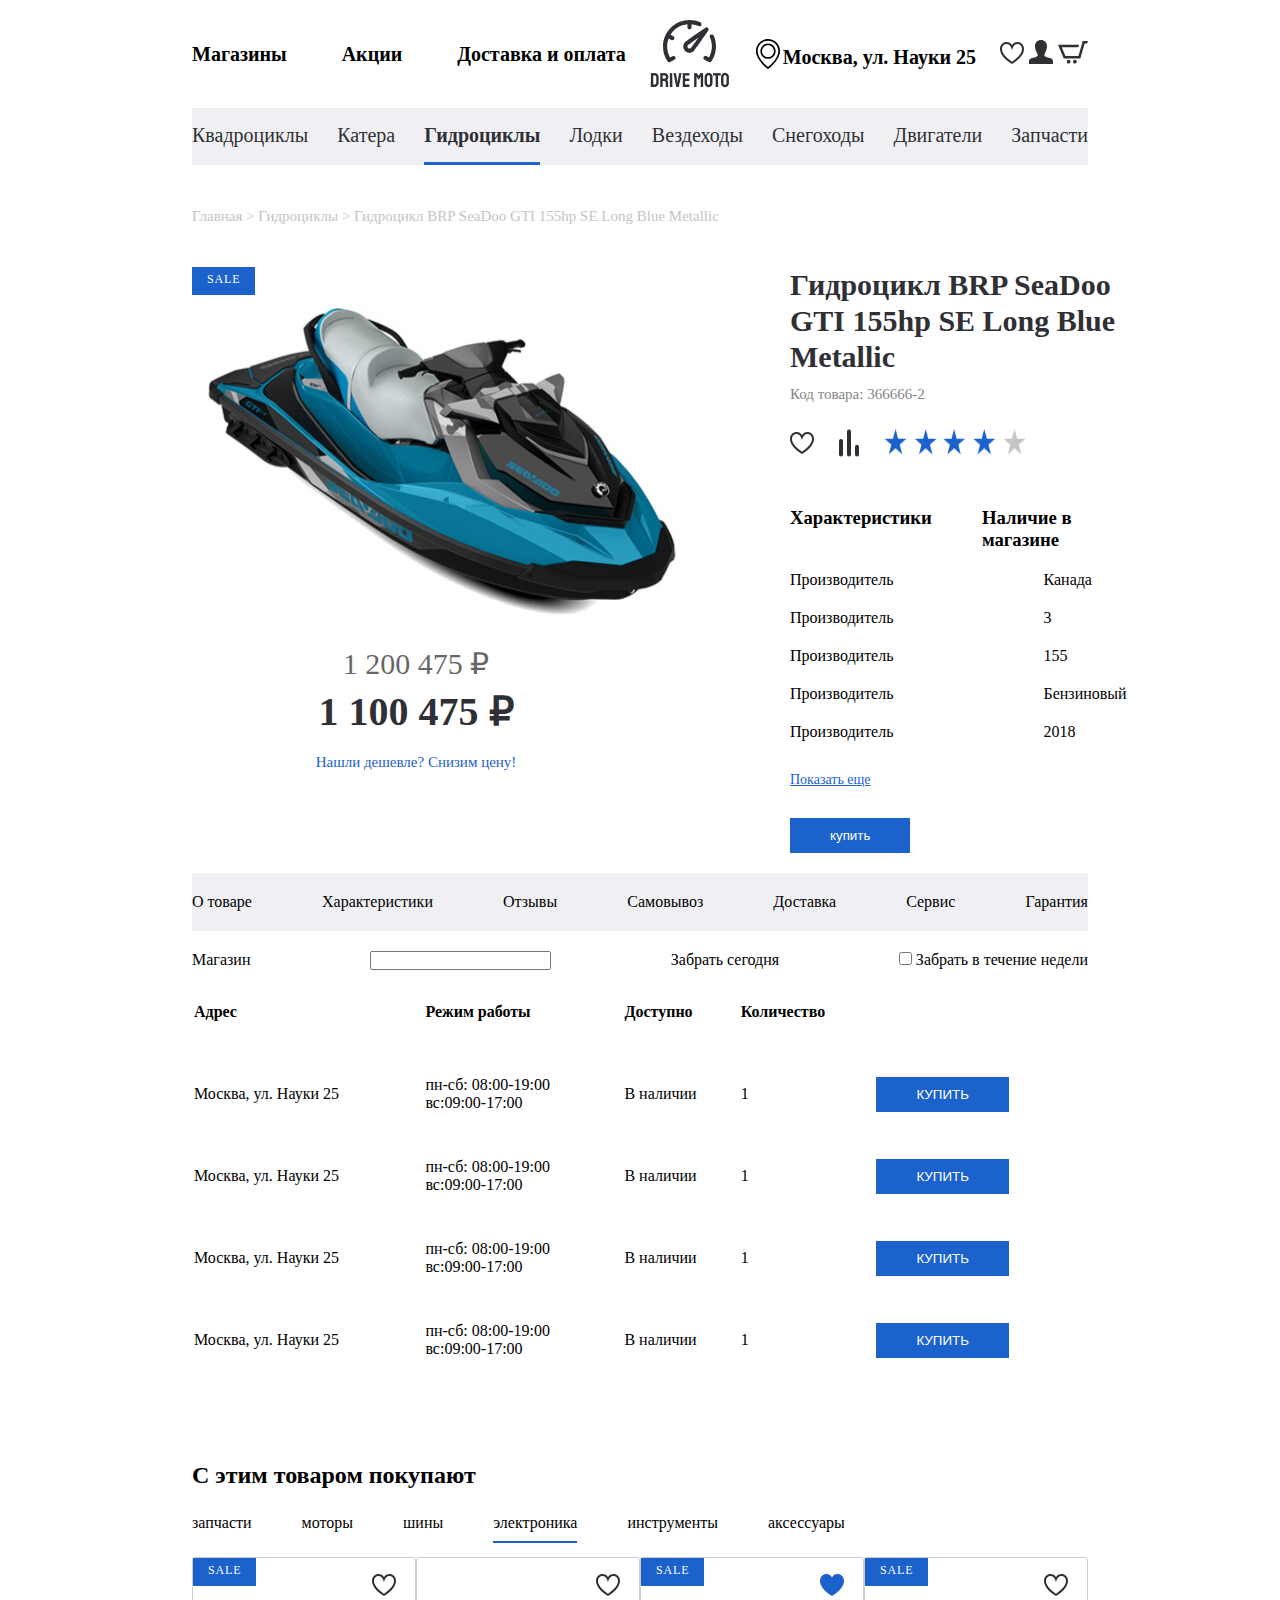
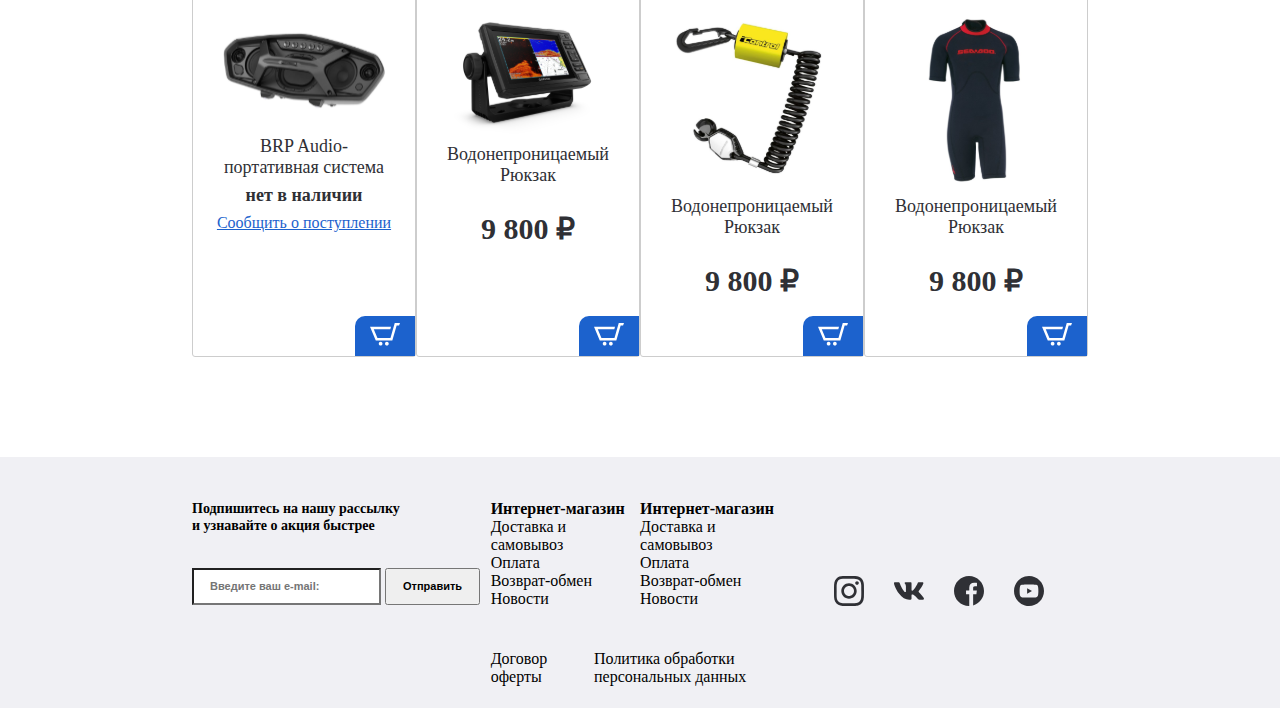
<file: chosen.html>
<!DOCTYPE html>
<html lang="en">
<head>
    <meta charset="UTF-8">
    <meta http-equiv="X-UA-Compatible" content="IE=edge">
    <meta name="viewport" content="width=device-width, initial-scale=1.0">
    <link rel="stylesheet" href="https://cdnjs.cloudflare.com/ajax/libs/font-awesome/6.1.2/css/all.min.css" integrity="sha512-1sCRPdkRXhBV2PBLUdRb4tMg1w2YPf37qatUFeS7zlBy7jJI8Lf4VHwWfZZfpXtYSLy85pkm9GaYVYMfw5BC1A==" crossorigin="anonymous" referrerpolicy="no-referrer" />
    <link rel="stylesheet" href="./assets/css/chosen.css">
    <title>Document</title>
</head>
<body>
    <header class="head">
        <input style="display: none;" type="checkbox" name="" id="check">
        <label for="check" class="cover"></label>
        <div class="scrolbar">
            <div><img src="./assets/imgs/man.png" alt="">Войти</div>
            <hr>
            <div><img src="./assets/imgs/man.png" alt=""> Регистрация</div><hr>
            <div><img src="./assets/imgs/heart.svg" alt=""> Избранное</div><hr>
            <div><img src="./assets/imgs/heart.svg" alt=""> Избранное</div><hr>
            <div><img src="./assets/imgs/stock.png" alt=""> Корзина</div><hr>
            <div><img src="./assets/imgs/home.svg" alt=""> Магазины</div><hr>
            <div><img src="./assets/imgs/percent.svg" alt=""> Акции</div><hr>
            <div><img src="./assets/imgs/delivery.svg" alt=""> Доставка и оплата</div><hr>
            <li class="navbar__item">Квадроциклы</li><hr>
            <li class="navbar__item">Катера</li><hr>
            <li class="navbar__item active">Гидроциклы</li><hr>
            <li class="navbar__item">Лодки</li><hr>
            <li class="navbar__item">Вездеходы</li><hr>
            <li class="navbar__item">Снегоходы</li><hr>
            <li class="navbar__item">Двигатели</li><hr>
            <li class="navbar__item">Запчасти</li><hr>
            <h4>Москва,
                ул. Науки  25</h4>
        </div>
        <div class="topbar">
            <label for="check" class="minimize">
                <i class="fa-solid fa-bars"></i>
            </label>
            <ul class="menu">
                <li class="menu__item"><a href="#">Магазины</a></li>
                <li class="menu__item"><a href="#">Акции</a></li>
                <li class="menu__item"><a href="#">Доставка и оплата</a></li>
            </ul>
            <div class="logo">
                <img class="logo__sign" src="./assets/imgs/logo.svg" alt="">
                <img class="logo__name" src="./assets/imgs/logoName.png" alt="">
            </div>
            <div class="location">
                <img src="./assets/imgs/location.svg" alt="">
                <p class="location__text">Москва,  ул. Науки  25</p>
            </div>
            <div class="buy">
                <a href="#"> <img src="./assets/imgs/heart.svg" alt=""></a>
                <a href="#"><img src="./assets/imgs/man.svg" alt=""></a>
                <a href="#"><img src="./assets/imgs/shopping.svg" alt=""></a>
            </div>
        </div>
        <nav class="navbar">
            <li class="navbar__item">Квадроциклы</li>
            <li class="navbar__item">Катера</li>
            <li class="navbar__item active">Гидроциклы</li>
            <li class="navbar__item">Лодки</li>
            <li class="navbar__item">Вездеходы</li>
            <li class="navbar__item">Снегоходы</li>
            <li class="navbar__item">Двигатели</li>
            <li class="navbar__item">Запчасти</li>
        </nav>
    </header>
    <div class="navigation"><a href="">Главная</a> > <a href="">Гидроциклы</a> > <a href="">Гидроцикл BRP SeaDoo GTI 155hp SE Long Blue Metallic</a></div>
    <section class="main">
        <div class="bigcard card-image">
            <div class="card__on-sale">SALE</div>
            <img src="./assets/imgs/skuter.png" alt="">
            <p class="bigcard__old-price">1 200 475 ₽</p>
            <p class="bigcard__price">1 100 475 ₽</p>
            <a href="">Нашли дешевле? Снизим цену!</a>
            <button class="hide buyIt">КУПИТЬ</button>
        </div>
        <div class="lefty">
            <h2>Гидроцикл BRP SeaDoo GTI 155hp SE Long Blue Metallic</h2>
            <p class="code">Код товара: 	366666-2 </p>
            <div class="cards">
                <img src="./assets/imgs/heart.svg" alt="">
                <img src="./assets/imgs/suffic.svg" alt="">
                <img src="./assets/imgs/stars.png" alt="">
            </div>
            <div class="aspects">
                <h3>Характеристики</h3>
                <h3>Наличие в магазине</h3>
            </div>
            <div class="sb">
                <p><span>Производитель</span><span>Канада</span></p>
                <p><span>Производитель</span><span>3</span></p>
                <p><span>Производитель</span><span>155</span></p>
                <p><span>Производитель</span><span>Бензиновый</span></p>
                <p><span>Производитель</span><span>2018</span></p>
            </div>
            <a href="">Показать еще</a>
            <button class="buyIt hideIt">купить</button>
        </div>
    </section>
    <section class="details">
        <ul>
            <li><a href="">О товаре</a></li>
            <li><a href="">Характеристики</a></li>
            <li><a href="">Отзывы</a></li>
            <li><a href="">Самовывоз</a></li>
            <li><a href="">Доставка</a></li>
            <li><a href="">Cервис</a></li>
            <li><a href="">Гарантия</a></li>
        </ul>
    </section>
    <section>
            <li class="flexIt"><span>Магазин</span> <input type="text"> <span>Забрать сегодня</span>  <span><input type="checkbox" name="" id=""> Забрать в течение недели</span></li>
        <table>
            <tr>
                <th>Адрес</th>
                <th>Режим работы</th>
                <th>Доступно</th>
                <th>Количество</th>
                <th></th>
            </tr>
            <tr>
                <td>Москва, ул. Науки 25</td>
                <td>пн-сб: 08:00-19:00 <br>вс:09:00-17:00</td>
                <td>В наличии</td>
                <td>1</td>
                <td><button class="buyIt">КУПИТЬ</button></td>
            </tr>
            <tr>
                <td>Москва, ул. Науки 25</td>
                <td>пн-сб: 08:00-19:00 <br>вс:09:00-17:00</td>
                <td>В наличии</td>
                <td>1</td>
                <td><button class="buyIt">КУПИТЬ</button></td>
            </tr>
            <tr>
                <td>Москва, ул. Науки 25</td>
                <td>пн-сб: 08:00-19:00 <br>вс:09:00-17:00</td>
                <td>В наличии</td>
                <td>1</td>
                <td><button class="buyIt">КУПИТЬ</button></td>
            </tr>
            <tr>
                <td>Москва, ул. Науки 25</td>
                <td>пн-сб: 08:00-19:00 <br>вс:09:00-17:00</td>
                <td>В наличии</td>
                <td>1</td>
                <td><button class="buyIt">КУПИТЬ</button></td>
            </tr>
        </table>
    </section>
        <section class="additional">
            <h2>С этим товаром покупают</h2>
            <ul class="slider">
                <li><a href="" class="slider__item">запчасти</a></li>
                <li><a href="" class="slider__item">моторы</a></li>
                <li><a href="" class="slider__item">шины</a></li>
                <li><a href="" class="slider__item active">электроника</a></li>
                <li><a href="" class="slider__item">инструменты</a></li>
                <li><a href="" class="slider__item">аксессуары </a></li>
            </ul>
        </section>
        <section class="extras">
            <div class="container">
                <div class="card card_absent">
                    <div class="card__content">
                        <div class="card__on-sale">SALE</div>
                        <a class="card__favorite" href=""><img src="./assets/imgs/heart.svg" alt="" ></a>
                        <img src="./assets/imgs/add1.svg" alt="" class="card__image">
                        <p class="card__def">BRP Audio-портативная система</p>
                        <p class="card__price">нет в наличии</p>
                        <div class="card__on-stock"><a href="#">
                            <img src="./assets/imgs/stock.svg" alt=""></a>
                        </div>
                        <a class="card__absent-m" href="">Сообщить о поступлении</a>
                    </div>
                </div>
                <div class="card">
                    <div class="card__content">
                        <a class="card__favorite" href=""><img src="./assets/imgs/heart.svg" alt="" ></a>
                        <img src="./assets/imgs/add2.svg" alt="" class="card__image">
                        <p class="card__def">Водонепроницаемый
                            Рюкзак</p>
                        <p class="card__price">9 800 ₽</p>
                        <div class="card__on-stock"><a href="#">
                            <img src="./assets/imgs/stock.svg" alt=""></a>
                        </div>
                    </div>
                </div>
                <div class="card">
                    <div class="card__content">
                        <a class="card__favorite" href="">
                            <img src="./assets/imgs/heart2.svg" alt="" ></a>
                        <div class="card__on-sale">SALE</div>
                        <img src="./assets/imgs/add3.svg" alt="" class="card__image">
                        <p class="card__def">Водонепроницаемый
                            Рюкзак</p>
                        <p class="card__price">9 800 ₽</p>
                        <div class="card__on-stock"><a href="#">
                            <img src="./assets/imgs/stock.svg" alt=""></a>
                        </div>
                    </div>
                </div>
                <div class="card">
                    <div class="card__content">
                        <a class="card__favorite" href="">
                            <img src="./assets/imgs/heart.svg" alt="" ></a>
                        <div class="card__on-sale">SALE</div>
                        <img src="./assets/imgs/add4.svg" alt="" class="card__image">
                        <p class="card__def">Водонепроницаемый
                            Рюкзак</p>
                        <p class="card__price">9 800 ₽</p>
                        <div class="card__on-stock"><a href="#">
                            <img src="./assets/imgs/stock.svg" alt=""></a>
                        </div>
                    </div>
                </div>
            </div>
        </section>
    <footer>
        <div>
            <h2>Подпишитесь на нашу рассылку<br>
                и узнавайте о акция быстрее</h2>
                <form class="search" action="">
                    <input placeholder="Введите ваш e-mail:" class="search__text" type="text">
                    <button class="search__button" type="submit">Отправить</button>
                </form>
        </div>
        <div>
            <div class="links">
                <ul>
                    <li><a href="">Интернет-магазин </a></li>
                    <li><a href="">Доставка и самовывоз </a></li>
                    <li><a href="">Оплата </a></li>
                    <li><a href="">Возврат-обмен </a></li>
                    <li><a href="">Новости </a></li>
                </ul>
                <ul>
                    <li><a href="">Интернет-магазин </a></li>
                    <li><a href="">Доставка и самовывоз </a></li>
                    <li><a href="">Оплата </a></li>
                    <li><a href="">Возврат-обмен </a></li>
                    <li><a href="">Новости </a></li>
                </ul>
                <div class="last">
                    <p><a href="">Договор оферты</a></p>
                    <p><a href="">Политика обработки персональных данных</a></p>
                </div>
            </div>
        </div>
        <div class="social">
            <a href=""><img src="/assets/imgs/instagram-sketched (1) 1.svg" alt=""></a>
            <a href=""><img src="./assets/imgs/vk 1.svg" alt=""></a>
            <a href=""><img src="./assets/imgs/facebook 1.svg" alt=""></a>
            <a href=""><img src="./assets/imgs/youtube 1.svg" alt=""></a>
        </div>
    </footer>
</body>
</html>
</file>
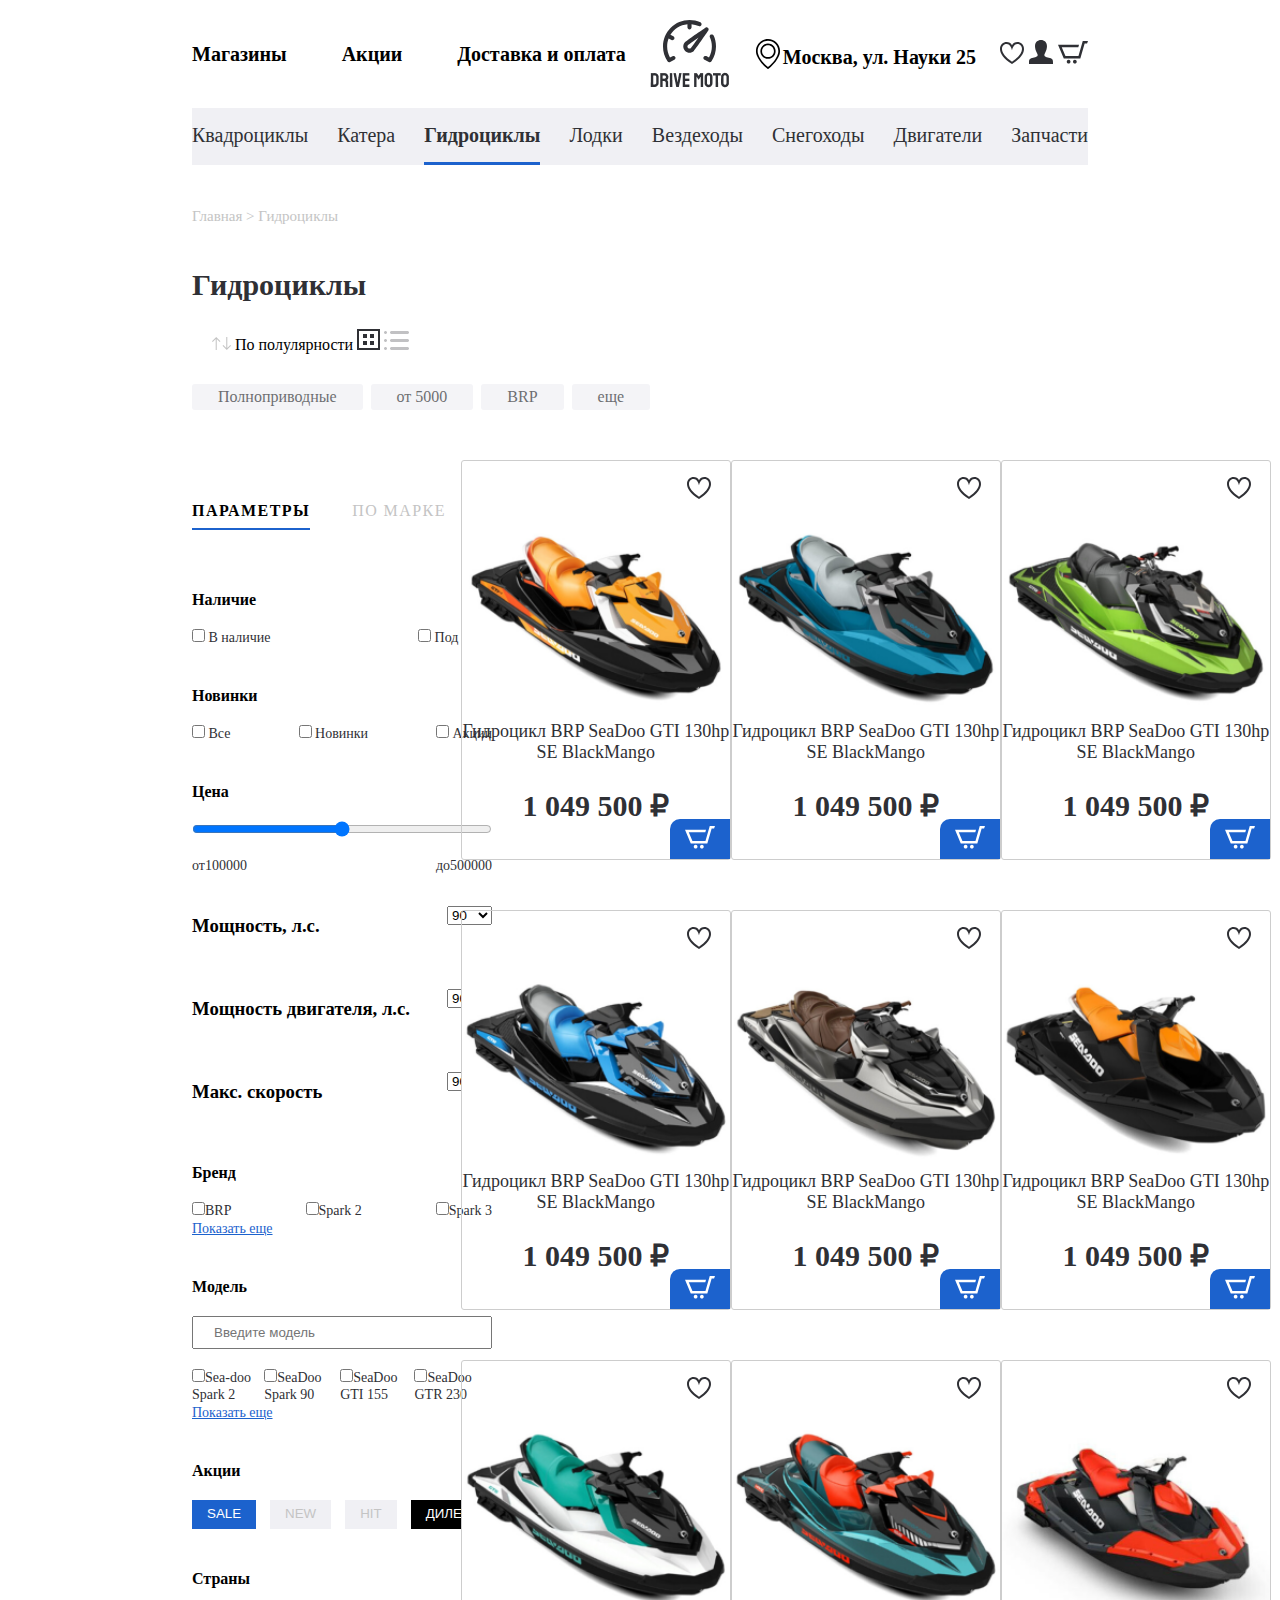
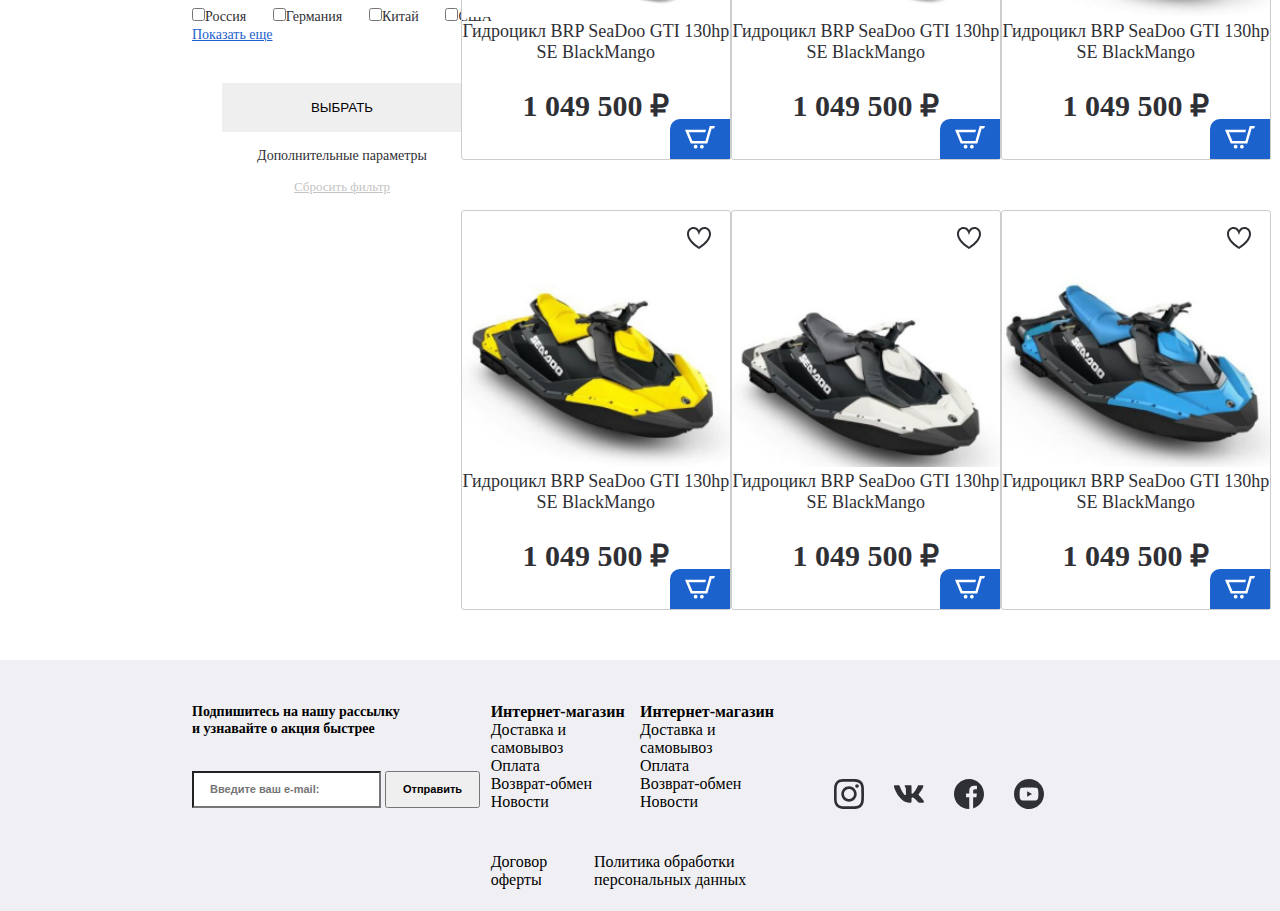
<file: hydrosycles.html>
<!DOCTYPE html>
<html lang="en">
<head>
    <meta charset="UTF-8">
    <meta http-equiv="X-UA-Compatible" content="IE=edge">
    <meta name="viewport" content="width=device-width, initial-scale=1.0">
    <link rel="stylesheet" href="https://cdnjs.cloudflare.com/ajax/libs/font-awesome/6.1.2/css/all.min.css" integrity="sha512-1sCRPdkRXhBV2PBLUdRb4tMg1w2YPf37qatUFeS7zlBy7jJI8Lf4VHwWfZZfpXtYSLy85pkm9GaYVYMfw5BC1A==" crossorigin="anonymous" referrerpolicy="no-referrer" />
    <link rel="stylesheet" href="./assets/css/hydrosycles.css">
    <title>Document</title>
</head>
<body>
    <header class="head">
        <input style="display: none;" type="checkbox" name="" id="check">
        <label for="check" class="cover"></label>
        <div class="scrolbar">
            <div><img src="./assets/imgs/man.png" alt="">Войти</div>
            <hr>
            <div><img src="./assets/imgs/man.png" alt=""> Регистрация</div><hr>
            <div><img src="./assets/imgs/heart.svg" alt=""> Избранное</div><hr>
            <div><img src="./assets/imgs/heart.svg" alt=""> Избранное</div><hr>
            <div><img src="./assets/imgs/stock.png" alt=""> Корзина</div><hr>
            <div><img src="./assets/imgs/home.svg" alt=""> Магазины</div><hr>
            <div><img src="./assets/imgs/percent.svg" alt=""> Акции</div><hr>
            <div><img src="./assets/imgs/delivery.svg" alt=""> Доставка и оплата</div><hr>
            <li class="navbar__item">Квадроциклы</li><hr>
            <li class="navbar__item">Катера</li><hr>
            <li class="navbar__item active"><a href="./hydrosycles.html">Гидроциклы</a></li><hr>
            <li class="navbar__item">Лодки</li><hr>
            <li class="navbar__item">Вездеходы</li><hr>
            <li class="navbar__item">Снегоходы</li><hr>
            <li class="navbar__item">Двигатели</li><hr>
            <li class="navbar__item">Запчасти</li><hr>
            <h4>Москва,
                ул. Науки  25</h4>
        </div>
        <div class="topbar">
            <label for="check" class="minimize">
                <i class="fa-solid fa-bars"></i>
            </label>
            <ul class="menu">
                <li class="menu__item"><a href="#">Магазины</a></li>
                <li class="menu__item"><a href="#">Акции</a></li>
                <li class="menu__item"><a href="#">Доставка и оплата</a></li>
            </ul>
            <div class="logo">
                <img class="logo__sign" src="./assets/imgs/logo.svg" alt="">
                <img class="logo__name" src="./assets/imgs/logoName.png" alt="">
            </div>
            <div class="location">
                <img src="./assets/imgs/location.svg" alt="">
                <p class="location__text">Москва,  ул. Науки  25</p>
            </div>
            <div class="buy">
                <a href="#"> <img src="./assets/imgs/heart.svg" alt=""></a>
                <a href="#"><img src="./assets/imgs/man.svg" alt=""></a>
                <a href="#"><img src="./assets/imgs/shopping.svg" alt=""></a>
            </div>
        </div>
        <nav class="navbar">
            <li class="navbar__item">Квадроциклы</li>
            <li class="navbar__item">Катера</li>
            <li class="navbar__item active">Гидроциклы</li>
            <li class="navbar__item">Лодки</li>
            <li class="navbar__item">Вездеходы</li>
            <li class="navbar__item">Снегоходы</li>
            <li class="navbar__item">Двигатели</li>
            <li class="navbar__item">Запчасти</li>
        </nav>
    </header>
    <section class="main">
        <p class="navigation"><a href="">Главная</a> > <a href="">Гидроциклы</a></p>
        <h2>Гидроциклы</h2>
        <div class="hide flex">
            <a href=""><img src="./assets/imgs/upanddown.svg" alt=""> По полулярности <img src="./assets/imgs/four.svg" alt=""> <img src="./assets/imgs/bars.png" alt=""></a>
        </div>
        <div class="choose">
            <a href="" class="choose__item">Полноприводные</a>
            <a href="" class="choose__item">от 5000</a>
            <a href="" class="choose__item">BRP</a>
            <a href="" class="choose__item">еще</a>
        </div>
        <div class="all">
        <div class="select">
            <div class="settings">
                <div class="aspects">
                    <h3 class="active"><a href=""> Параметры</a>
                    </h3>
                    <h3><a href=""> по марке</a></h3>
                </div>
                <div>
                <h4><i class="fa-solid fa-angle-up"></i> Наличие</h4>
                <div class="options">
                <p>
                <input type="checkbox" name="" id=""> В наличие</p>
                <p><input type="checkbox" name="" id=""> Под заказ</p>
                </div>
                </div>
                <div>
                    <h4><i class="fa-solid fa-angle-up"></i> Новинки</h4>
                    <div class="options">
                    <p><input type="checkbox" name="" id=""> Все</p>
                    <p><input type="checkbox" name="" id=""> Новинки</p>
                    <p><input type="checkbox" name="" id=""> Акции</p>
                    </div>
                </div>
                <div>
                    <h4><i class="fa-solid fa-angle-up"></i> Цена</h4>
                    <input type="range" data-role="doubleslider" name="" id="" max="500000" min="100000">
                    <div class="options">
                    <p><span>от</span>100000</p>
                    <p><span>до</span>500000</p>
                    </div>
                </div>
                <div>
                    <div class="chooseone">
                    <h3>Мощность, л.с.</h3>
                    <select name="" id="">
                        <option value="">90</option>
                        <option value="">130</option>
                        <option value="">154</option>
                        <option value="">230</option>
                        <option value="">300</option>
                    </select>
                    </div>
                </div>
                <div>
                    <div class="chooseone"><h3>Мощность двигателя, л.с.</h3>
                    <select name="" id="">
                        <option value="">90</option>
                        <option value="">130</option>
                        <option value="">154</option>
                        <option value="">230</option>
                        <option value="">300</option>
                    </select>
                    </div>
                </div>
                <div>
                    <div class="chooseone">
                    <h3>Макс. скорость</h3>
                    <select name="" id="">
                        <option value="">90</option>
                        <option value="">130</option>
                        <option value="">154</option>
                        <option value="">230</option>
                        <option value="">300</option>
                    </select>
                    </div>
                </div>
                <div>
                    <h4><i class="fa-solid fa-angle-up"></i>Бренд</h4>
                    <div class="options">
                    <p><input type="checkbox" name="" id="">BRP</p>
                    <p><input type="checkbox" name="" id="">Spark 2</p>
                    <p><input type="checkbox" name="" id="">Spark 3 </p>
                </div>
                    <a href="" class="more">Показать еще</a>
                </div>

                <div>
                    <h4><i class="fa-solid fa-angle-up"></i>Модель</h4>
                    <input type="text" placeholder="Введите модель ">
                    <div class="options">
                    <p><input type="checkbox" name="" id="">Sea-doo Spark 2</p>
                    <p><input type="checkbox" name="" id="">SeaDoo Spark 90 </p>
                    <p><input type="checkbox" name="" id="">SeaDoo GTI 155</p>
                    <p><input type="checkbox" name="" id="">SeaDoo GTR 230</p>
                </div>
                    <a href="" class="more">Показать еще</a>
                </div>
                <div>
                    <h4><i class="fa-solid fa-angle-up"></i>Акции</h4>
                    <div class="aksiya">
                        <button class="sale">SALE</button>
                        <button>NEW</button>
                        <button>HIT</button>
                        <button class="dealer">ДИЛЕР</button>
                    </div>
                </div>
                <div>
                    <h4><i class="fa-solid fa-angle-up"></i>Страны</h4>
                    <div class="options">
                    <p><input type="checkbox" name="" id="">Россия</p>
                    <p><input type="checkbox" name="" id="">Германия</p>
                    <p><input type="checkbox" name="" id="">Китай</p>
                    <p><input type="checkbox" name="" id="">CША</p>
                </div>
                    <a href="" class="more">Показать еще</a>
                </div>
                <button class="main-submit">ВЫБРАТЬ</button>
                <p class="additional">Дополнительные параметры</p>
                <a type="reset" class="reset" href="">Сбросить фильтр</a>
            </div>
        </div>
        <div class="display">
            <div class="container">
                <div class="card">
                    <a href="" class="card__favorite"><img src="./assets/imgs/heart.svg" alt=""></a><img src="./assets/imgs/cater1.png" alt="" class="card__image">
                    <div class="card__on-stock"><a href=""><img src="./assets/imgs/stock.svg" alt=""></a></div>
                    <p class="card__def">Гидроцикл BRP SeaDoo GTI 130hp SE BlackMango</p>
                    <p class="card__price">1 049 500 ₽</p>
                </div>
                <div class="card">
                    <a href="./chosen.html" class="coverCard"></a>
                    <a href="" class="card__favorite"><img src="./assets/imgs/heart.svg" alt=""></a><img src="./assets/imgs/cater2.png" alt="" class="card__image">
                    <div class="card__on-stock"><a href=""><img src="./assets/imgs/stock.svg" alt=""></a></div>
                    <p class="card__def">Гидроцикл BRP SeaDoo GTI 130hp SE BlackMango</p>
                    <p class="card__price">1 049 500 ₽</p>
                </div>
                <div class="card">
                    <a href="" class="card__favorite"><img src="./assets/imgs/heart.svg" alt=""></a><img src="./assets/imgs/cater3.png" alt="" class="card__image">
                    <div class="card__on-stock"><a href=""><img src="./assets/imgs/stock.svg" alt=""></a></div>
                    <p class="card__def">Гидроцикл BRP SeaDoo GTI 130hp SE BlackMango</p>
                    <p class="card__price">1 049 500 ₽</p>
                </div>
                <div class="card">
                    <a href="" class="card__favorite"><img src="./assets/imgs/heart.svg" alt=""></a><img src="./assets/imgs/cater4.png" alt="" class="card__image">
                    <div class="card__on-stock"><a href=""><img src="./assets/imgs/stock.svg" alt=""></a></div>
                    <p class="card__def">Гидроцикл BRP SeaDoo GTI 130hp SE BlackMango</p>
                    <p class="card__price">1 049 500 ₽</p>
                </div>
                <div class="card">
                    <a href="" class="card__favorite"><img src="./assets/imgs/heart.svg" alt=""></a><img src="./assets/imgs/cater5.png" alt="" class="card__image">
                    <div class="card__on-stock"><a href=""><img src="./assets/imgs/stock.svg" alt=""></a></div>
                    <p class="card__def">Гидроцикл BRP SeaDoo GTI 130hp SE BlackMango</p>
                    <p class="card__price">1 049 500 ₽</p>
                </div>
                <div class="card">
                    <a href="" class="card__favorite"><img src="./assets/imgs/heart.svg" alt=""></a><img src="./assets/imgs/cater6.png" alt="" class="card__image">
                    <div class="card__on-stock"><a href=""><img src="./assets/imgs/stock.svg" alt=""></a></div>
                    <p class="card__def">Гидроцикл BRP SeaDoo GTI 130hp SE BlackMango</p>
                    <p class="card__price">1 049 500 ₽</p>
                </div>
                <div class="card">
                    <a href="" class="card__favorite"><img src="./assets/imgs/heart.svg" alt=""></a><img src="./assets/imgs/cater7.png" alt="" class="card__image">
                    <div class="card__on-stock"><a href=""><img src="./assets/imgs/stock.svg" alt=""></a></div>
                    <p class="card__def">Гидроцикл BRP SeaDoo GTI 130hp SE BlackMango</p>
                    <p class="card__price">1 049 500 ₽</p>
                </div>
                <div class="card">
                    <a href="" class="card__favorite"><img src="./assets/imgs/heart.svg" alt=""></a><img src="./assets/imgs/cater8.png" alt="" class="card__image">
                    <div class="card__on-stock"><a href=""><img src="./assets/imgs/stock.svg" alt=""></a></div>
                    <p class="card__def">Гидроцикл BRP SeaDoo GTI 130hp SE BlackMango</p>
                    <p class="card__price">1 049 500 ₽</p>
                </div>
                <div class="card">
                    <a href="" class="card__favorite"><img src="./assets/imgs/heart.svg" alt=""></a><img src="./assets/imgs/cater9.png" alt="" class="card__image">
                    <div class="card__on-stock"><a href=""><img src="./assets/imgs/stock.svg" alt=""></a></div>
                    <p class="card__def">Гидроцикл BRP SeaDoo GTI 130hp SE BlackMango</p>
                    <p class="card__price">1 049 500 ₽</p>
                </div>
                <div class="card">
                    <a href="" class="card__favorite"><img src="./assets/imgs/heart.svg" alt=""></a><img src="./assets/imgs/cater10.png" alt="" class="card__image">
                    <div class="card__on-stock"><a href=""><img src="./assets/imgs/stock.svg" alt=""></a></div>
                    <p class="card__def">Гидроцикл BRP SeaDoo GTI 130hp SE BlackMango</p>
                    <p class="card__price">1 049 500 ₽</p>
                </div>
                <div class="card">
                    <a href="" class="card__favorite"><img src="./assets/imgs/heart.svg" alt=""></a><img src="./assets/imgs/cater11.png" alt="" class="card__image">
                    <div class="card__on-stock"><a href=""><img src="./assets/imgs/stock.svg" alt=""></a></div>
                    <p class="card__def">Гидроцикл BRP SeaDoo GTI 130hp SE BlackMango</p>
                    <p class="card__price">1 049 500 ₽</p>
                </div>
                <div class="card">
                    <a href="" class="card__favorite"><img src="./assets/imgs/heart.svg" alt=""></a><img src="./assets/imgs/cater12.png" alt="" class="card__image">
                    <div class="card__on-stock"><a href=""><img src="./assets/imgs/stock.svg" alt=""></a></div>
                    <p class="card__def">Гидроцикл BRP SeaDoo GTI 130hp SE BlackMango</p>
                    <p class="card__price">1 049 500 ₽</p>
                </div>
            </div>
            <button class="showMore hide" style="margin: auto; margin-bottom:50px">показать еще</button>
        </div>
    </div>
    </section>
    <div class="hide">
        <section class="additional">
            <h2>С этим товаром покупают</h2>
            <ul class="slider">
                <li><a href="" class="slider__item">запчасти</a></li>
                <li><a href="" class="slider__item">моторы</a></li>
                <li><a href="" class="slider__item">шины</a></li>
                <li><a href="" class="slider__item active">электроника</a></li>
                <li><a href="" class="slider__item">инструменты</a></li>
                <li><a href="" class="slider__item">аксессуары </a></li>
            </ul>
        </section>
        <section class="extras">
            <div class="container">
                <div class="card card_absent">
                    <div class="card__content">
                        <div class="card__on-sale">SALE</div>
                        <a class="card__favorite" href=""><img src="./assets/imgs/heart.svg" alt="" ></a>
                        <img src="./assets/imgs/add1.svg" alt="" class="card__image">
                        <p class="card__def">BRP Audio-портативная система</p>
                        <p class="card__price">нет в наличии</p>
                        <div class="card__on-stock"><a href="#">
                            <img src="./assets/imgs/stock.svg" alt=""></a>
                        </div>
                        <a class="card__absent-m" href="">Сообщить о поступлении</a>
                    </div>
                </div>
                <div class="card">
                    <div class="card__content">
                        <a class="card__favorite" href=""><img src="./assets/imgs/heart.svg" alt="" ></a>
                        <img src="./assets/imgs/add2.svg" alt="" class="card__image">
                        <p class="card__def">Водонепроницаемый
                            Рюкзак</p>
                        <p class="card__price">9 800 ₽</p>
                        <div class="card__on-stock"><a href="#">
                            <img src="./assets/imgs/stock.svg" alt=""></a>
                        </div>
                    </div>
                </div>
                <div class="card">
                    <div class="card__content">
                        <a class="card__favorite" href="">
                            <img src="./assets/imgs/heart2.svg" alt="" ></a>
                        <div class="card__on-sale">SALE</div>
                        <img src="./assets/imgs/add3.svg" alt="" class="card__image">
                        <p class="card__def">Водонепроницаемый
                            Рюкзак</p>
                        <p class="card__price">9 800 ₽</p>
                        <div class="card__on-stock"><a href="#">
                            <img src="./assets/imgs/stock.svg" alt=""></a>
                        </div>
                    </div>
                </div>
                <div class="card">
                    <div class="card__content">
                        <a class="card__favorite" href="">
                            <img src="./assets/imgs/heart.svg" alt="" ></a>
                        <div class="card__on-sale">SALE</div>
                        <img src="./assets/imgs/add4.svg" alt="" class="card__image">
                        <p class="card__def">Водонепроницаемый
                            Рюкзак</p>
                        <p class="card__price">9 800 ₽</p>
                        <div class="card__on-stock"><a href="#">
                            <img src="./assets/imgs/stock.svg" alt=""></a>
                        </div>
                    </div>
                </div>
            </div>
            <button class="showMore">показать еще</button>
        </section>
    </div>
    <footer>
        <div>
            <h2>Подпишитесь на нашу рассылку<br>
                и узнавайте о акция быстрее</h2>
                <form class="search" action="">
                    <input placeholder="Введите ваш e-mail:" class="search__text" type="text">
                    <button class="search__button" type="submit">Отправить</button>
                </form>
        </div>
        <div>
            <div class="links">
                <ul>
                    <li><a href="">Интернет-магазин </a></li>
                    <li><a href="">Доставка и самовывоз </a></li>
                    <li><a href="">Оплата </a></li>
                    <li><a href="">Возврат-обмен </a></li>
                    <li><a href="">Новости </a></li>
                </ul>
                <ul>
                    <li><a href="">Интернет-магазин </a></li>
                    <li><a href="">Доставка и самовывоз </a></li>
                    <li><a href="">Оплата </a></li>
                    <li><a href="">Возврат-обмен </a></li>
                    <li><a href="">Новости </a></li>
                </ul>
                <div>
                    <p><a href="">Договор оферты</a></p>
                    <p><a href="">Политика обработки персональных данных</a></p>
                </div>
            </div>
        </div>
        <div class="social">
            <a href=""><img src="/assets/imgs/instagram-sketched (1) 1.svg" alt=""></a>
            <a href=""><img src="./assets/imgs/vk 1.svg" alt=""></a>
            <a href=""><img src="./assets/imgs/facebook 1.svg" alt=""></a>
            <a href=""><img src="./assets/imgs/youtube 1.svg" alt=""></a>
        </div>
    </footer>
</body>
</html>
</file>
<file: assets/css/chosen.css>
@charset "UTF-8";
* {
  padding: 0;
  margin: 0;
  box-sizing: border-box;
  list-style: none;
  margin-bottom: 0;
}

dl, ol, ul {
  margin-top: 0;
  margin-bottom: 0;
  padding-left: 0;
}

a {
  text-decoration: none;
  color: inherit;
}

section, header {
  width: 70%;
  margin: auto;
}

p {
  margin-bottom: 0;
}

section > .container {
  max-width: 100% !important;
}

.head {
  font-size: 20px;
  line-height: 24px;
}
.head .scrolbar {
  position: fixed;
  left: 100%;
  padding-top: 30px;
  padding-left: 30px;
  padding-bottom: 30px;
  z-index: 100;
  width: 50%;
  background: white;
}
.head .scrolbar div {
  padding: 15px 0;
}

.cover {
  right: 100%;
  z-index: 99;
  position: absolute;
  display: block;
  width: 100vw;
  height: 100vh;
  background-color: rgba(0, 0, 0, 0.37);
}

.topbar {
  padding: 20px 0;
  display: flex;
  align-items: center;
  justify-content: space-between;
}
.topbar .minimize {
  display: none;
  font-size: 32px;
  padding-left: 10px;
}
.topbar .menu {
  font-weight: 700;
  margin-bottom: 0;
  padding-left: 0;
}
.topbar .menu__item {
  display: inline-block;
}
.topbar .menu__item:not(:last-child) {
  margin-right: 50px;
}
.topbar .location {
  font-weight: 700;
  display: flex;
}
.topbar .location__text {
  align-self: flex-end;
  margin-bottom: 0;
}
.topbar .logo {
  display: flex;
  flex-direction: column;
  align-items: center;
  gap: 9px;
}

.navbar {
  background-color: #F0F0F4;
  display: flex;
  align-items: baseline;
  justify-content: space-between;
}
.navbar__item {
  font-weight: 400;
  font-size: 20px;
  line-height: 24px;
  text-transform: capitalize;
  color: #2F3035;
  padding: 15px 0;
}
.navbar .active {
  font-weight: 600;
  font-size: 20px;
  line-height: 24px;
  text-transform: capitalize;
  color: #2F3035;
  border-bottom: 3px solid #1C62CD;
}

.card {
  width: 270px;
  height: 400px;
  position: relative;
  text-align: center;
  align-items: flex-start;
  border: 1px solid #CDCDCD;
  border-radius: 3px;
}
.card__favorite {
  position: absolute;
  right: 19px;
  top: 16px;
}
.card__on-stock {
  position: absolute;
  right: 0;
  bottom: 0;
  width: 60px;
  height: 40px;
  background-color: #1C62CD;
  border-radius: 10px 0px 0px 0px;
  display: flex;
  align-items: center;
  justify-content: center;
}
.card__price {
  padding: 25px 0 31px;
  font-weight: 700;
  font-size: 30px;
  line-height: 36px;
  text-align: center;
  color: #2F3035;
}
.card__def {
  font-weight: 400;
  font-size: 18px;
  line-height: 21px;
  text-align: center;
  color: #2F3035;
}
.card_absent .card__price {
  padding: 7px 0;
  font-weight: 700;
  font-size: 18px;
  line-height: 21px;
  text-align: center;
}
.card_absent a {
  font-weight: 400;
  font-size: 16px;
  line-height: 19px;
  color: #1C62CD;
  text-decoration: underline;
}
.card:hover:not(.card__stock) {
  box-shadow: 3px 3px 20px rgba(50, 50, 50, 0.25);
}
.card:hover:not(.card__stock) p {
  color: #1C62CD;
}
.card__on-sale {
  position: absolute;
  top: 0;
  left: 0;
  color: white;
  background-color: #1C62CD;
  padding: 5px 15px 9px;
  font-weight: 400;
  font-size: 12px;
  line-height: 14px;
  letter-spacing: 0.07em;
}
.card__content {
  padding: 0 20px;
}
.card__stock {
  right: 0;
  width: 265px;
}
.card__stock img {
  padding-top: 67px;
  width: 125px;
}
.card__image {
  padding-top: 52px;
  width: 100%;
}
.card__stock-price {
  position: absolute;
  right: 8px;
  font-weight: 700;
  font-size: 27px;
  line-height: 32px;
  color: #1C62CD;
}
.card__old-price {
  position: absolute;
  top: 32px;
  color: #C4C4C4;
  right: 4px;
}
.card__old-price hr {
  border-color: #C4C4C4;
  margin: 0;
  width: 70px;
  height: 2px;
  z-index: 22;
  opacity: 1;
  color: red;
  position: absolute;
  top: 12px;
  transform: rotate(-10deg);
}
.card__tag {
  position: absolute;
  left: 1px;
  top: 1px;
  font-size: 12px;
  line-height: 15px;
  letter-spacing: 0.1em;
  text-transform: uppercase;
  padding: 8px 20px;
  color: white;
  background-color: #1C62CD;
}
.card__definition {
  padding: 4px 0 7px;
  font-weight: 700;
  font-size: 19px;
  line-height: 21px;
  text-align: center;
}
.card .stock {
  display: flex;
  flex-direction: column;
  align-items: center;
  justify-content: center;
  height: 100px;
  background: #F0F0F4;
  width: 100%;
  font-size: 18px;
  line-height: 22px;
}
.card .stock__date {
  color: #1C62CD;
  font-weight: 700;
}

.navigation {
  font-weight: 400;
  font-size: 15px;
  line-height: 18px;
  color: #C4C4C4;
  padding: 42px 0;
  padding-left: 15%;
}

.lefty h2 {
  font-weight: 700;
  font-size: 30px;
  line-height: 36px;
  color: #2F3035;
}
.lefty .code {
  font-weight: 400;
  font-size: 15px;
  line-height: 18px;
  color: #2F3035;
  opacity: 0.6;
  padding-top: 10px;
  padding-bottom: 26px;
}
.lefty .sb p {
  display: grid;
  grid-template-columns: auto auto;
  text-align: left;
  align-items: flex-start;
  gap: 150px;
  justify-content: flex-start;
  margin-bottom: 20px;
}
.lefty .aspects {
  display: flex;
  gap: 50px;
  margin-bottom: 20px;
}
.lefty .cards {
  display: flex;
  gap: 25px;
  margin-bottom: 50px;
}
.lefty a {
  font-weight: 400;
  font-size: 14px;
  line-height: 17px;
  text-decoration-line: underline;
  color: #1C62CD;
  display: block;
  margin: 30px 0;
}

.buyIt {
  padding: 10px 40px;
  background-color: #1C62CD;
  color: white;
  border: none;
}

.flexIt {
  display: flex;
  width: 100%;
  justify-content: space-between;
}

table {
  margin-bottom: 80px;
  width: 100%;
}
table th {
  text-align: left;
}
table tr {
  height: 80px;
}

.main {
  display: flex;
  gap: 150px;
}

.details {
  background: #F0F0F4;
  margin-top: 20px;
  margin-bottom: 20px;
}
.details ul {
  display: flex;
  justify-content: space-between;
  padding: 20px 0;
}

.bigcard {
  width: 50%;
  position: relative;
  text-align: center;
}
.bigcard__old-price {
  font-weight: 400;
  font-size: 30px;
  line-height: 36px;
  opacity: 0.6;
  margin-bottom: 6px;
}
.bigcard__price {
  font-family: "Barlow";
  font-style: normal;
  font-weight: 700;
  font-size: 40px;
  line-height: 48px;
  color: #2F3035;
  margin-bottom: 17px;
}
.bigcard a {
  font-weight: 400;
  font-size: 15px;
  line-height: 18px;
  color: #1C62CD;
  margin-bottom: 82px;
}

.hide {
  display: none;
  margin: 50px 0;
}

.slider {
  display: flex;
  gap: 50px;
  padding: 25px 0;
}
.slider__item {
  padding-bottom: 10px;
}
.slider__item.active {
  border-bottom: 2px solid #1C62CD;
}

section > .container {
  display: flex;
  justify-content: space-between;
  margin-bottom: 100px;
}

footer {
  background: #F0F0F4;
  padding-left: 15%;
  padding-right: 15%;
  padding-top: 43px;
  padding-bottom: 22px;
  display: grid;
  grid-template-columns: repeat(3, 1fr);
}
footer h2 {
  font-weight: 700;
  font-size: 14px;
  line-height: 17px;
}
footer .search__text {
  margin-top: 34px;
  width: auto;
  background-color: white;
  padding: 10px 16px;
  font-weight: 600;
  font-size: 11px;
  line-height: 13px;
}
footer .search__button {
  font-weight: 600;
  font-size: 11px;
  line-height: 13px;
  padding: 10px 16px;
}
footer .links {
  display: grid;
  grid-template-columns: repeat(2, 1fr);
  row-gap: 42px;
}
footer .links li:first-child {
  font-weight: 700;
}
footer .links div {
  grid-column: 1/3;
  display: flex;
  gap: 30px;
}
footer .social {
  align-self: center;
  display: flex;
  justify-content: center;
  gap: 30px;
}

@media (max-width: 800px) {
  .types .container {
    grid-template-columns: auto;
    align-items: center;
    justify-content: center;
  }
  section, header, footer {
    width: 100%;
  }
  .main {
    flex-direction: column;
    align-items: center;
    gap: 40px;
  }
  .main .carousel {
    width: 100vw;
  }
  .types .container .mini-card {
    width: 70%;
    margin: auto;
  }
  .topbar {
    display: grid;
    grid-template-columns: repeat(2, auto);
  }
  .topbar .menu {
    padding: 14px 10px 16px;
    grid-column: 1/4;
  }
  .topbar .minimize {
    display: block;
  }
  .buy {
    grid-row: 1/2;
    grid-column: 3/4;
  }
  .logo {
    grid-row: 1/2;
    grid-column: 2/3;
  }
  .topbar .menu {
    display: flex;
    flex-wrap: nowrap;
    background: #F0F0F4;
    overflow: hidden;
  }
  .topbar .menu__item {
    flex-shrink: 0;
  }
  .search ul {
    display: flex;
    overflow: hidden;
  }
  .search ul .search__item {
    flex-shrink: 0;
  }
  .slider {
    overflow: hidden;
  }
  section.search button {
    display: none;
  }
  .container, .popular .container {
    align-items: center;
    justify-content: center;
  }
  .container > .card:not(:first-child) {
    display: none;
  }
  footer {
    text-align: center;
    padding: 0;
    grid-template-columns: auto;
  }
  footer h2 {
    margin-top: 50px;
  }
  footer .links {
    margin-top: 50px;
    grid-template-columns: auto;
    align-items: center;
  }
  footer .links ul li:not(:first-child) {
    display: none;
  }
  footer .links a {
    margin: 0 50px;
    padding: 5px 20px;
    display: flex;
    justify-content: space-between;
  }
  footer .links a:after {
    content: "∨";
  }
  footer .links div {
    align-items: center;
    grid-column: 1/2;
    flex-direction: column;
  }
  .stocks .content {
    flex-wrap: wrap;
    display: grid;
    grid-template-columns: repeat(3, 1fr);
    grid-template-rows: auto auto;
    align-items: center;
    justify-content: center;
  }
  .stocks .content img {
    width: 70px;
  }
  .stocks .content button {
    font-weight: 500;
    font-size: 14px;
    line-height: 50px;
    text-align: center;
    color: #2F3035;
    grid-column: 2/3;
    grid-row: 2/3;
    padding: 0;
  }
  .last {
    padding: 50px 0;
  }
  .social {
    padding: 50px 0;
  }
  .stocks .content h2 {
    grid-column: 1/4;
    grid-row: 1/2;
    font-size: 20px;
  }
  input:checked ~ .scrolbar {
    left: 0;
  }
  input:checked ~ .cover {
    left: 0;
  }
  .navbar, .logo__sign {
    display: none;
  }
  .topbar .location {
    display: none;
  }
}
@media (max-width: 800px) {
  .hide {
    display: block;
  }
  .hideIt {
    display: none;
  }
  .buyIt {
    margin-top: 50px;
    width: 100%;
    margin: auto;
  }
  section > .container {
    justify-content: center;
  }
  .flexIt {
    display: none;
  }
  .lefty h2 {
    font-size: 32px;
    line-height: 32px;
  }
  .details ul {
    padding-left: 30px;
    flex-direction: column;
    background-color: white;
    align-items: flex-start;
    gap: 30px;
  }
  .main .bigcard {
    order: 2;
  }
  .main .bigcard img {
    width: 90%;
  }
  .main .lefty {
    order: 1;
  }
  .main .sb {
    display: none;
  }
  .main .aspects {
    display: none;
  }
  table tr:not(:first-child, :nth-child(2)) {
    display: none;
  }
  table tr {
    display: flex;
    flex-direction: column;
    align-items: center;
  }
  table tr button {
    width: 90%;
    margin: auto;
  }
}

/*# sourceMappingURL=chosen.css.map */
</file>
<file: assets/css/hydrosycles.css>
@charset "UTF-8";
* {
  padding: 0;
  margin: 0;
  box-sizing: border-box;
  list-style: none;
  margin-bottom: 0;
}

dl, ol, ul {
  margin-top: 0;
  margin-bottom: 0;
  padding-left: 0;
}

a {
  text-decoration: none;
  color: inherit;
}

section, header {
  width: 70%;
  margin: auto;
}

p {
  margin-bottom: 0;
}

section > .container {
  max-width: 100% !important;
}

.head {
  font-size: 20px;
  line-height: 24px;
}
.head .scrolbar {
  position: fixed;
  left: 100%;
  padding-top: 30px;
  padding-left: 30px;
  padding-bottom: 30px;
  z-index: 100;
  width: 50%;
  background: white;
}
.head .scrolbar div {
  padding: 15px 0;
}

.cover {
  right: 100%;
  z-index: 99;
  position: absolute;
  display: block;
  width: 100vw;
  height: 100vh;
  background-color: rgba(0, 0, 0, 0.37);
}

.topbar {
  padding: 20px 0;
  display: flex;
  align-items: center;
  justify-content: space-between;
}
.topbar .minimize {
  display: none;
  font-size: 32px;
  padding-left: 10px;
}
.topbar .menu {
  font-weight: 700;
  margin-bottom: 0;
  padding-left: 0;
}
.topbar .menu__item {
  display: inline-block;
}
.topbar .menu__item:not(:last-child) {
  margin-right: 50px;
}
.topbar .location {
  font-weight: 700;
  display: flex;
}
.topbar .location__text {
  align-self: flex-end;
  margin-bottom: 0;
}
.topbar .logo {
  display: flex;
  flex-direction: column;
  align-items: center;
  gap: 9px;
}

.navbar {
  background-color: #F0F0F4;
  display: flex;
  align-items: baseline;
  justify-content: space-between;
}
.navbar__item {
  font-weight: 400;
  font-size: 20px;
  line-height: 24px;
  text-transform: capitalize;
  color: #2F3035;
  padding: 15px 0;
}
.navbar .active {
  font-weight: 600;
  font-size: 20px;
  line-height: 24px;
  text-transform: capitalize;
  color: #2F3035;
  border-bottom: 3px solid #1C62CD;
}

.navigation {
  font-weight: 400;
  font-size: 15px;
  line-height: 18px;
  color: #C4C4C4;
  padding: 42px 0;
}

.showMore {
  padding: 17px 42px;
  border: none;
  margin-bottom: 50px;
}

.flex {
  display: flex !important;
  align-items: center;
  justify-content: left;
  padding-left: 20px;
  gap: 5px;
  margin-bottom: 30px;
}

.main h2 {
  font-weight: 700;
  font-size: 30px;
  line-height: 36px;
  color: #2F3035;
  margin-bottom: 26px;
}
.main .choose {
  display: flex;
  gap: 8px;
  margin-bottom: 50px;
}
.main .choose__item {
  background: #F0F0F4;
  border-radius: 3px;
  padding: 4px 26px;
  opacity: 0.7;
  color: #2F3035;
}
.main .aspects {
  display: flex;
  gap: 42px;
}
.main .aspects h3 {
  font-weight: 400;
  font-size: 16px;
  line-height: 19px;
  letter-spacing: 0.09em;
  text-transform: uppercase;
  color: #C4C4C4;
  padding-bottom: 8px;
}
.main .aspects h3.active {
  color: black;
  border-bottom: 2px solid #1C62CD;
  font-weight: 700;
}
.main .settings {
  width: 300px;
}
.main .settings h4, .main .settings h3 {
  margin-top: 41px;
  margin-bottom: 20px;
}
.main .settings input[type=text] {
  width: 100%;
  padding: 7px 20px;
  margin-bottom: 20px;
}
.main .settings input[type=range] {
  width: 100%;
  margin-bottom: 20px;
}
.main .settings a.more {
  margin-top: 18px;
  font-weight: 400;
  font-size: 14px;
  line-height: 17px;
  text-decoration-line: underline;
  color: #1C62CD;
}
.main .settings h3 {
  display: inline-block;
}
.main .settings .options {
  display: flex;
  justify-content: space-between;
}
.main .settings .additional {
  display: block;
  width: fit-content;
  margin: 15px auto;
}
.main .settings .main-submit {
  display: block;
  width: 80%;
  text-align: center;
  margin: auto;
  padding: 17px 85px;
  border: none;
  margin-top: 40px;
}
.main .settings .chooseone {
  display: flex;
  align-items: center;
  justify-content: space-between;
}
.main .settings .aksiya button {
  padding: 6px 15px 8px;
  background: #F0F0F4;
  color: #C4C4C4;
  border: none;
}
.main .settings .aksiya button:not(:last-child) {
  margin-right: 10px;
}
.main .settings .aksiya button.sale {
  color: white;
  background-color: #1C62CD;
}
.main .settings .aksiya button.dealer {
  color: white;
  background-color: black;
}
.main .settings .reset {
  display: block;
  width: fit-content;
  margin: auto;
  font-weight: 400;
  font-size: 13px;
  line-height: 16px;
  text-decoration-line: underline;
  color: #C4C4C4;
}
.main .settings p {
  display: inline-block;
  font-weight: 400;
  font-size: 14px;
  line-height: 17px;
  color: #2F3035;
}

.all {
  display: grid;
  grid-template-columns: 30% 70%;
}
.all .container {
  display: grid;
  grid-template-columns: repeat(3, 1fr);
  row-gap: 50px;
  margin-bottom: 50px;
}

.hide {
  display: none;
}

.slider {
  display: flex;
  gap: 50px;
  padding: 25px 0;
}
.slider__item {
  padding-bottom: 10px;
}
.slider__item.active {
  border-bottom: 2px solid #1C62CD;
}

.coverCard {
  position: absolute;
  width: 100%;
  height: 100%;
}

.card {
  width: 270px;
  height: 400px;
  position: relative;
  text-align: center;
  align-items: flex-start;
  border: 1px solid #CDCDCD;
  border-radius: 3px;
}
.card__favorite {
  position: absolute;
  right: 19px;
  top: 16px;
}
.card__on-stock {
  position: absolute;
  right: 0;
  bottom: 0;
  width: 60px;
  height: 40px;
  background-color: #1C62CD;
  border-radius: 10px 0px 0px 0px;
  display: flex;
  align-items: center;
  justify-content: center;
}
.card__price {
  padding: 25px 0 31px;
  font-weight: 700;
  font-size: 30px;
  line-height: 36px;
  text-align: center;
  color: #2F3035;
}
.card__def {
  font-weight: 400;
  font-size: 18px;
  line-height: 21px;
  text-align: center;
  color: #2F3035;
}
.card_absent .card__price {
  padding: 7px 0;
  font-weight: 700;
  font-size: 18px;
  line-height: 21px;
  text-align: center;
}
.card_absent a {
  font-weight: 400;
  font-size: 16px;
  line-height: 19px;
  color: #1C62CD;
  text-decoration: underline;
}
.card:hover:not(.card__stock) {
  box-shadow: 3px 3px 20px rgba(50, 50, 50, 0.25);
}
.card:hover:not(.card__stock) p {
  color: #1C62CD;
}
.card__on-sale {
  position: absolute;
  top: 0;
  left: 0;
  color: white;
  background-color: #1C62CD;
  padding: 5px 15px 9px;
  font-weight: 400;
  font-size: 12px;
  line-height: 14px;
  letter-spacing: 0.07em;
}
.card__content {
  padding: 0 20px;
}
.card__stock {
  right: 0;
  width: 265px;
}
.card__stock img {
  padding-top: 67px;
  width: 125px;
}
.card__image {
  padding-top: 52px;
  width: 100%;
}
.card__stock-price {
  position: absolute;
  right: 8px;
  font-weight: 700;
  font-size: 27px;
  line-height: 32px;
  color: #1C62CD;
}
.card__old-price {
  position: absolute;
  top: 32px;
  color: #C4C4C4;
  right: 4px;
}
.card__old-price hr {
  border-color: #C4C4C4;
  margin: 0;
  width: 70px;
  height: 2px;
  z-index: 22;
  opacity: 1;
  color: red;
  position: absolute;
  top: 12px;
  transform: rotate(-10deg);
}
.card__tag {
  position: absolute;
  left: 1px;
  top: 1px;
  font-size: 12px;
  line-height: 15px;
  letter-spacing: 0.1em;
  text-transform: uppercase;
  padding: 8px 20px;
  color: white;
  background-color: #1C62CD;
}
.card__definition {
  padding: 4px 0 7px;
  font-weight: 700;
  font-size: 19px;
  line-height: 21px;
  text-align: center;
}
.card .stock {
  display: flex;
  flex-direction: column;
  align-items: center;
  justify-content: center;
  height: 100px;
  background: #F0F0F4;
  width: 100%;
  font-size: 18px;
  line-height: 22px;
}
.card .stock__date {
  color: #1C62CD;
  font-weight: 700;
}

footer {
  background: #F0F0F4;
  padding-left: 15%;
  padding-right: 15%;
  padding-top: 43px;
  padding-bottom: 22px;
  display: grid;
  grid-template-columns: repeat(3, 1fr);
}
footer h2 {
  font-weight: 700;
  font-size: 14px;
  line-height: 17px;
}
footer .search__text {
  margin-top: 34px;
  width: auto;
  background-color: white;
  padding: 10px 16px;
  font-weight: 600;
  font-size: 11px;
  line-height: 13px;
}
footer .search__button {
  font-weight: 600;
  font-size: 11px;
  line-height: 13px;
  padding: 10px 16px;
}
footer .links {
  display: grid;
  grid-template-columns: repeat(2, 1fr);
  row-gap: 42px;
}
footer .links li:first-child {
  font-weight: 700;
}
footer .links div {
  grid-column: 1/3;
  display: flex;
  gap: 30px;
}
footer .social {
  align-self: center;
  display: flex;
  justify-content: center;
  gap: 30px;
}

@media (max-width: 800px) {
  .types .container {
    grid-template-columns: auto;
    align-items: center;
    justify-content: center;
  }
  section, header, footer {
    width: 100%;
  }
  .main {
    flex-direction: column;
    align-items: center;
    gap: 40px;
  }
  .main .carousel {
    width: 100vw;
  }
  .types .container .mini-card {
    width: 70%;
    margin: auto;
  }
  .topbar {
    display: grid;
    grid-template-columns: repeat(2, auto);
  }
  .topbar .menu {
    padding: 14px 10px 16px;
    grid-column: 1/4;
  }
  .topbar .minimize {
    display: block;
  }
  .buy {
    grid-row: 1/2;
    grid-column: 3/4;
  }
  .logo {
    grid-row: 1/2;
    grid-column: 2/3;
  }
  .topbar .menu {
    display: flex;
    flex-wrap: nowrap;
    background: #F0F0F4;
    overflow: hidden;
  }
  .topbar .menu__item {
    flex-shrink: 0;
  }
  .search ul {
    display: flex;
    overflow: hidden;
  }
  .search ul .search__item {
    flex-shrink: 0;
  }
  .slider {
    overflow: hidden;
  }
  section.search button {
    display: none;
  }
  .container, .popular .container {
    align-items: center;
    justify-content: center;
  }
  .container > .card:not(:first-child) {
    display: none;
  }
  footer {
    text-align: center;
    padding: 0;
    grid-template-columns: auto;
  }
  footer h2 {
    margin-top: 50px;
  }
  footer .links {
    margin-top: 50px;
    grid-template-columns: auto;
    align-items: center;
  }
  footer .links ul li:not(:first-child) {
    display: none;
  }
  footer .links a {
    margin: 0 50px;
    padding: 5px 20px;
    display: flex;
    justify-content: space-between;
  }
  footer .links a:after {
    content: "∨";
  }
  footer .links div {
    align-items: center;
    grid-column: 1/2;
    flex-direction: column;
  }
  .stocks .content {
    flex-wrap: wrap;
    display: grid;
    grid-template-columns: repeat(3, 1fr);
    grid-template-rows: auto auto;
    align-items: center;
    justify-content: center;
  }
  .stocks .content img {
    width: 70px;
  }
  .stocks .content button {
    font-weight: 500;
    font-size: 14px;
    line-height: 50px;
    text-align: center;
    color: #2F3035;
    grid-column: 2/3;
    grid-row: 2/3;
    padding: 0;
  }
  .last {
    padding: 50px 0;
  }
  .social {
    padding: 50px 0;
  }
  .stocks .content h2 {
    grid-column: 1/4;
    grid-row: 1/2;
    font-size: 20px;
  }
  input:checked ~ .scrolbar {
    left: 0;
  }
  input:checked ~ .cover {
    left: 0;
  }
  .navbar, .logo__sign {
    display: none;
  }
  .topbar .location {
    display: none;
  }
}
@media (max-width: 800px) {
  .all {
    grid-template-columns: auto;
  }
  .all .container {
    grid-template-columns: auto;
    grid-template-rows: repeat(3, auto);
    overflow: hidden;
    height: 1350px;
    align-items: center;
    justify-content: center;
  }
  .all .container .card {
    display: block;
  }
  .all .settings {
    display: none;
  }
  .all .select {
    display: none;
  }
  .topbar {
    display: grid;
    grid-template-columns: repeat(3, auto);
  }
  .topbar .menu {
    padding: 14px 10px 16px;
    grid-column: 1/4;
    order: 4;
  }
  .topbar .menu {
    display: flex;
    flex-wrap: nowrap;
    background: #F0F0F4;
    overflow: hidden;
  }
  .topbar .menu__item {
    flex-shrink: 0;
  }
  footer {
    padding: 0;
    grid-template-columns: auto;
  }
  footer .links {
    grid-template-columns: auto;
    align-items: center;
  }
  footer .links div {
    align-items: center;
    grid-column: 1/2;
    flex-direction: column;
  }
  .navbar, .logo__sign {
    display: none;
  }
  .topbar .location {
    display: none;
  }
  .hide {
    display: block;
    text-align: center;
  }
  section > .container {
    display: flex;
    margin-bottom: 50px;
  }
}

/*# sourceMappingURL=hydrosycles.css.map */
</file>
